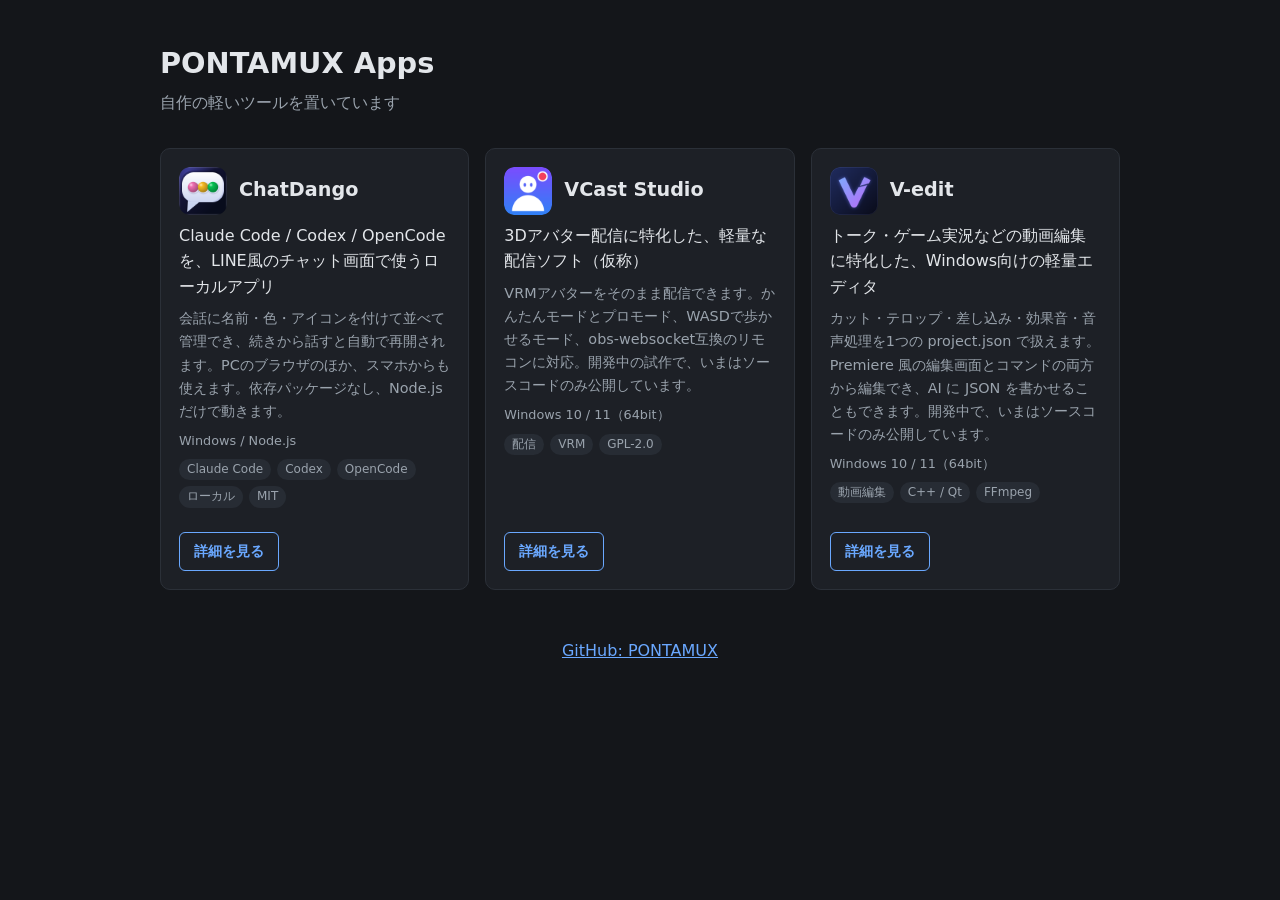
<file: index.html>
<!DOCTYPE html>
<html lang="ja">
<head>
  <meta charset="utf-8">
  <meta name="viewport" content="width=device-width, initial-scale=1">
  <title>PONTAMUX Apps</title>
  <meta name="description" content="自作の軽いツールを置いています">
  <link rel="stylesheet" href="assets/style.css">
</head>
<body>
  <header class="site-header">
    <h1>PONTAMUX Apps</h1>
    <p>自作の軽いツールを置いています</p>
  </header>
  <main>
    <section id="apps" class="grid" aria-live="polite">
      <p class="loading">読み込み中…</p>
    </section>
  </main>
  <footer class="site-footer">
    <a href="https://github.com/PONTAMUX" target="_blank" rel="noopener">GitHub: PONTAMUX</a>
  </footer>
  <script src="assets/app.js"></script>
</body>
</html>
</file>
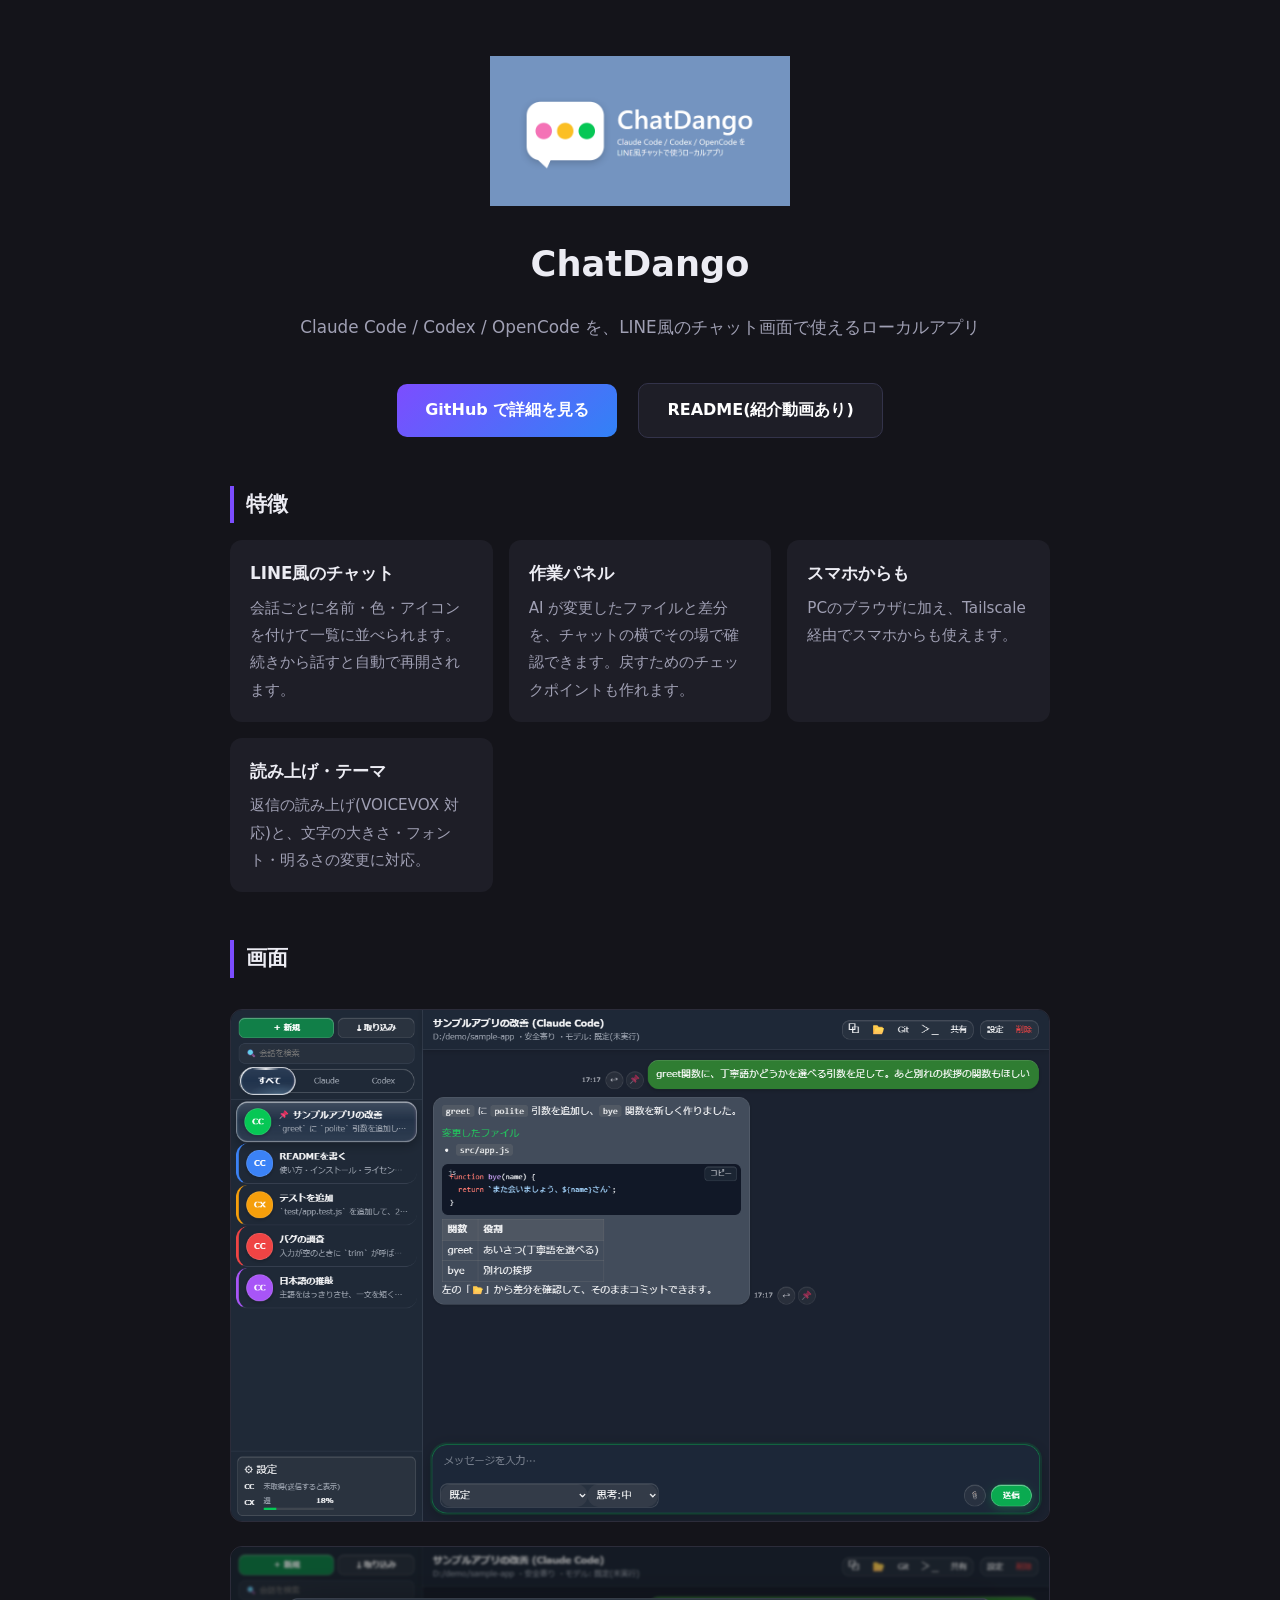
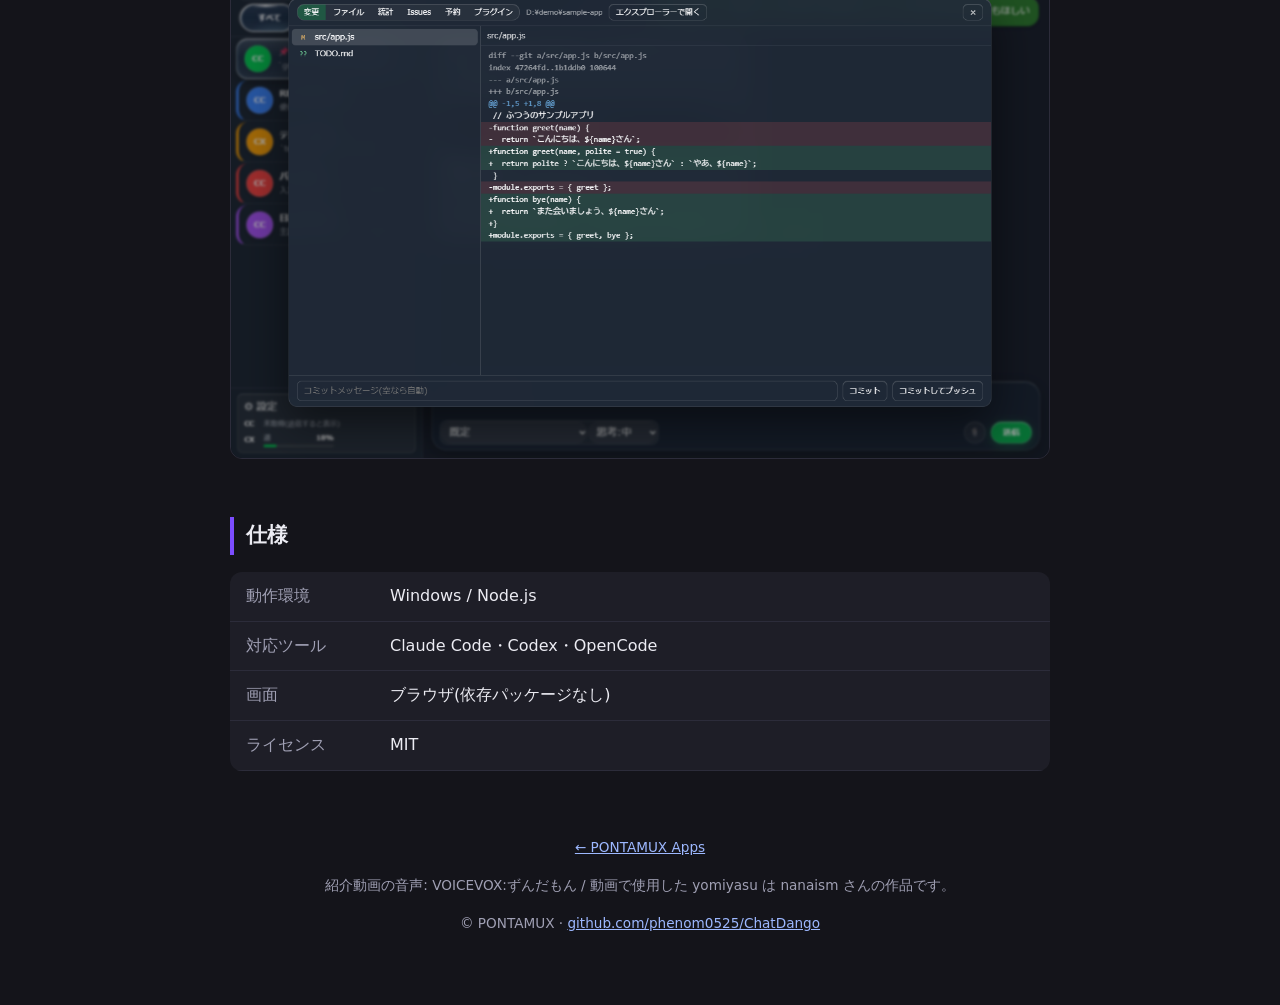
<file: chatdango/index.html>
<!doctype html>
<html lang="ja">
<head>
<meta charset="utf-8">
<meta name="viewport" content="width=device-width,initial-scale=1">
<title>ChatDango — Claude Code / Codex / OpenCode をLINE風チャットで使うローカルアプリ</title>
<meta name="description" content="Claude Code・Codex・OpenCode を、LINEのようなチャット画面で使えるローカルアプリ。依存パッケージなし、Node.js だけで動きます。MITライセンス。">
<link rel="icon" href="favicon.ico">
<style>
:root{--bg:#14141a;--card:#1e1e27;--fg:#ececf3;--sub:#a0a0b4;--ac:#7c4dff;--ac2:#3182f6}
*{box-sizing:border-box}
body{margin:0;background:var(--bg);color:var(--fg);font-family:"Yu Gothic UI","Hiragino Sans",system-ui,sans-serif;line-height:1.8}
main{max-width:860px;margin:0 auto;padding:56px 20px}
header{text-align:center;margin-bottom:48px}
header img{width:128px;height:128px}
h1{font-size:2.2rem;margin:16px 0 8px}
.lead{color:var(--sub);font-size:1.05rem}
.btn{display:inline-block;margin:24px 8px 0;padding:12px 28px;border-radius:10px;background:linear-gradient(135deg,var(--ac),var(--ac2));color:#fff;text-decoration:none;font-weight:bold}
.btn.sub{background:var(--card);border:1px solid #33334a}
h2{margin-top:48px;border-left:4px solid var(--ac);padding-left:12px;font-size:1.3rem}
.grid{display:grid;grid-template-columns:repeat(auto-fit,minmax(240px,1fr));gap:16px}
.card{background:var(--card);border-radius:12px;padding:18px 20px}
.card h3{margin:0 0 6px;font-size:1.05rem}
.card p{margin:0;color:var(--sub);font-size:.95rem}
table{width:100%;border-collapse:collapse;background:var(--card);border-radius:12px;overflow:hidden}
td{padding:10px 16px;border-bottom:1px solid #2c2c3a}td:first-child{color:var(--sub);width:9em}
.note{background:#2a2433;border:1px solid #4b3a66;border-radius:12px;padding:14px 18px;color:#d9cdf0}
footer{margin-top:64px;text-align:center;color:var(--sub);font-size:.85rem}
a{color:#9db8ff}
.shot{width:100%;height:auto;border-radius:12px;border:1px solid #2c2c3a;margin-top:14px}
header img.logo{width:300px;height:auto;max-width:80%}
</style>
</head>
<body>
<main>
<header>
  <img class="logo" src="banner.png" alt="ChatDango">
  <h1>ChatDango</h1>
  <p class="lead">Claude Code / Codex / OpenCode を、LINE風のチャット画面で使えるローカルアプリ</p>
  <a class="btn" href="https://github.com/phenom0525/ChatDango">GitHub で詳細を見る</a>
  <a class="btn sub" href="https://github.com/phenom0525/ChatDango#readme">README(紹介動画あり)</a>
</header>

<h2>特徴</h2>
<div class="grid">
  <div class="card"><h3>LINE風のチャット</h3><p>会話ごとに名前・色・アイコンを付けて一覧に並べられます。続きから話すと自動で再開されます。</p></div>
  <div class="card"><h3>作業パネル</h3><p>AI が変更したファイルと差分を、チャットの横でその場で確認できます。戻すためのチェックポイントも作れます。</p></div>
  <div class="card"><h3>スマホからも</h3><p>PCのブラウザに加え、Tailscale 経由でスマホからも使えます。</p></div>
  <div class="card"><h3>読み上げ・テーマ</h3><p>返信の読み上げ(VOICEVOX 対応)と、文字の大きさ・フォント・明るさの変更に対応。</p></div>
</div>

<h2>画面</h2>
<img class="shot" src="chat.png" alt="ChatDango のチャット画面">
<img class="shot" src="work-diff.png" alt="作業パネルの差分表示">

<h2>仕様</h2>
<table>
  <tr><td>動作環境</td><td>Windows / Node.js</td></tr>
  <tr><td>対応ツール</td><td>Claude Code・Codex・OpenCode</td></tr>
  <tr><td>画面</td><td>ブラウザ(依存パッケージなし)</td></tr>
  <tr><td>ライセンス</td><td>MIT</td></tr>
</table>

<footer>
  <p><a href="../">← PONTAMUX Apps</a></p>
  <p>紹介動画の音声: VOICEVOX:ずんだもん / 動画で使用した yomiyasu は nanaism さんの作品です。</p>
  <p>© PONTAMUX · <a href="https://github.com/phenom0525/ChatDango">github.com/phenom0525/ChatDango</a></p>
</footer>
</main>
</body>
</html>
</file>
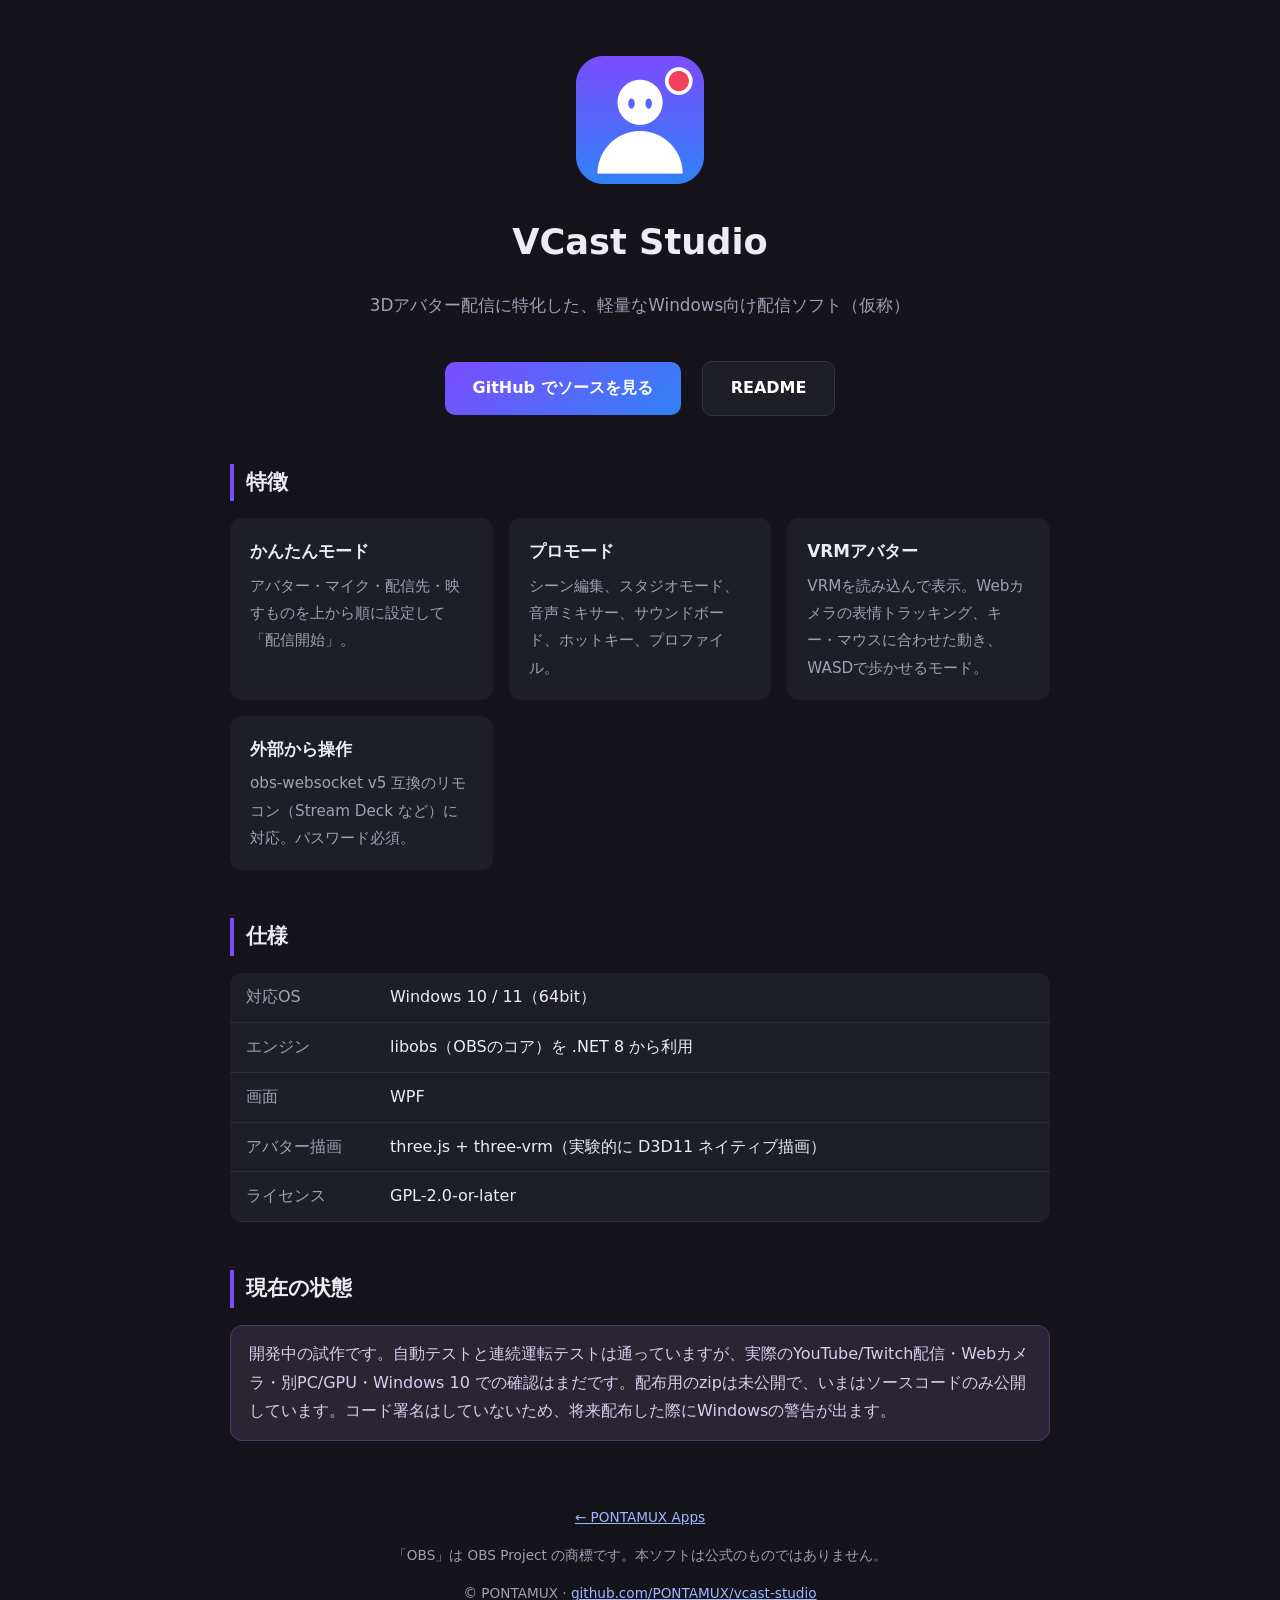
<file: vcast-studio/index.html>
<!doctype html>
<html lang="ja">
<head>
<meta charset="utf-8">
<meta name="viewport" content="width=device-width,initial-scale=1">
<title>VCast Studio — 3Dアバター配信に特化した軽量配信ソフト</title>
<meta name="description" content="VRMアバターをそのまま配信できる、軽量なWindows向け配信ソフト。GPL-2.0-or-later。">
<link rel="icon" href="favicon.png">
<style>
:root{--bg:#14141a;--card:#1e1e27;--fg:#ececf3;--sub:#a0a0b4;--ac:#7c4dff;--ac2:#3182f6}
*{box-sizing:border-box}
body{margin:0;background:var(--bg);color:var(--fg);font-family:"Yu Gothic UI","Hiragino Sans",system-ui,sans-serif;line-height:1.8}
main{max-width:860px;margin:0 auto;padding:56px 20px}
header{text-align:center;margin-bottom:48px}
header img{width:128px;height:128px}
h1{font-size:2.2rem;margin:16px 0 8px}
.lead{color:var(--sub);font-size:1.05rem}
.btn{display:inline-block;margin:24px 8px 0;padding:12px 28px;border-radius:10px;background:linear-gradient(135deg,var(--ac),var(--ac2));color:#fff;text-decoration:none;font-weight:bold}
.btn.sub{background:var(--card);border:1px solid #33334a}
h2{margin-top:48px;border-left:4px solid var(--ac);padding-left:12px;font-size:1.3rem}
.grid{display:grid;grid-template-columns:repeat(auto-fit,minmax(240px,1fr));gap:16px}
.card{background:var(--card);border-radius:12px;padding:18px 20px}
.card h3{margin:0 0 6px;font-size:1.05rem}
.card p{margin:0;color:var(--sub);font-size:.95rem}
table{width:100%;border-collapse:collapse;background:var(--card);border-radius:12px;overflow:hidden}
td{padding:10px 16px;border-bottom:1px solid #2c2c3a}td:first-child{color:var(--sub);width:9em}
.note{background:#2a2433;border:1px solid #4b3a66;border-radius:12px;padding:14px 18px;color:#d9cdf0}
footer{margin-top:64px;text-align:center;color:var(--sub);font-size:.85rem}
a{color:#9db8ff}
</style>
</head>
<body>
<main>
<header>
  <img src="icon.png" alt="VCast Studio アイコン">
  <h1>VCast Studio</h1>
  <p class="lead">3Dアバター配信に特化した、軽量なWindows向け配信ソフト（仮称）</p>
  <a class="btn" href="https://github.com/PONTAMUX/vcast-studio">GitHub でソースを見る</a>
  <a class="btn sub" href="https://github.com/PONTAMUX/vcast-studio#readme">README</a>
</header>

<h2>特徴</h2>
<div class="grid">
  <div class="card"><h3>かんたんモード</h3><p>アバター・マイク・配信先・映すものを上から順に設定して「配信開始」。</p></div>
  <div class="card"><h3>プロモード</h3><p>シーン編集、スタジオモード、音声ミキサー、サウンドボード、ホットキー、プロファイル。</p></div>
  <div class="card"><h3>VRMアバター</h3><p>VRMを読み込んで表示。Webカメラの表情トラッキング、キー・マウスに合わせた動き、WASDで歩かせるモード。</p></div>
  <div class="card"><h3>外部から操作</h3><p>obs-websocket v5 互換のリモコン（Stream Deck など）に対応。パスワード必須。</p></div>
</div>

<h2>仕様</h2>
<table>
  <tr><td>対応OS</td><td>Windows 10 / 11（64bit）</td></tr>
  <tr><td>エンジン</td><td>libobs（OBSのコア）を .NET 8 から利用</td></tr>
  <tr><td>画面</td><td>WPF</td></tr>
  <tr><td>アバター描画</td><td>three.js + three-vrm（実験的に D3D11 ネイティブ描画）</td></tr>
  <tr><td>ライセンス</td><td>GPL-2.0-or-later</td></tr>
</table>

<h2>現在の状態</h2>
<p class="note">開発中の試作です。自動テストと連続運転テストは通っていますが、実際のYouTube/Twitch配信・Webカメラ・別PC/GPU・Windows 10 での確認はまだです。配布用のzipは未公開で、いまはソースコードのみ公開しています。コード署名はしていないため、将来配布した際にWindowsの警告が出ます。</p>

<footer>
  <p><a href="../">← PONTAMUX Apps</a></p>
  <p>「OBS」は OBS Project の商標です。本ソフトは公式のものではありません。</p>
  <p>© PONTAMUX · <a href="https://github.com/PONTAMUX/vcast-studio">github.com/PONTAMUX/vcast-studio</a></p>
</footer>
</main>
</body>
</html>
</file>
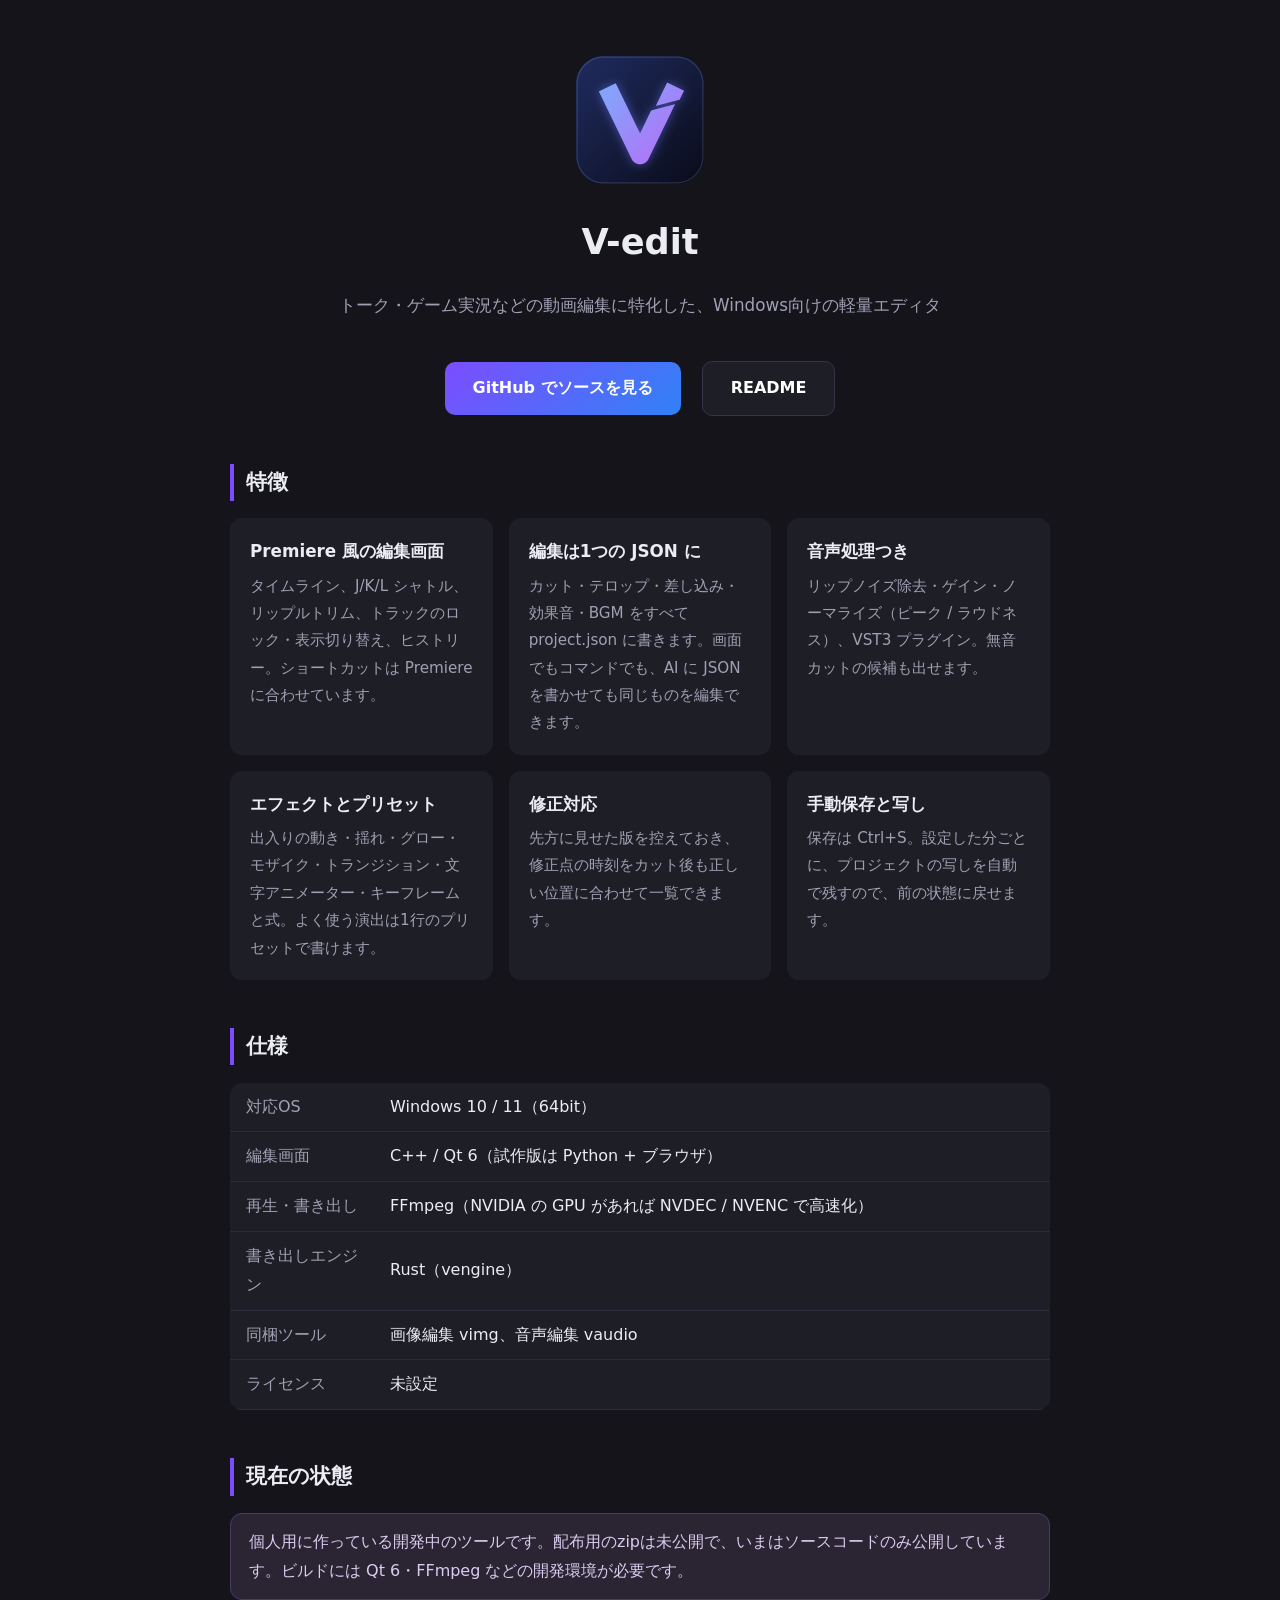
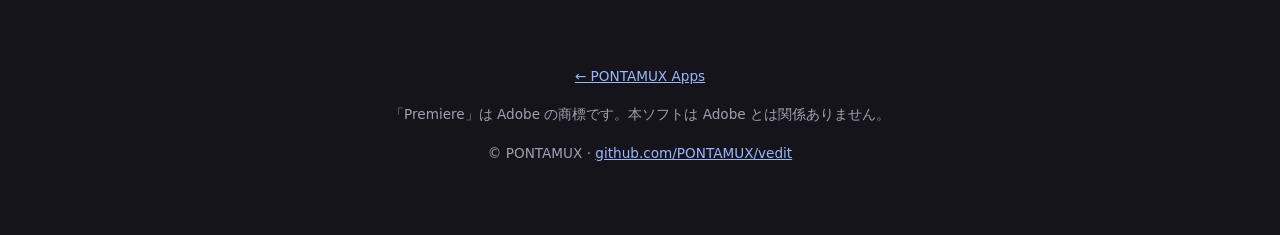
<file: vedit/index.html>
<!doctype html>
<html lang="ja">
<head>
<meta charset="utf-8">
<meta name="viewport" content="width=device-width,initial-scale=1">
<title>V-edit — 動画編集に特化した軽量エディタ</title>
<meta name="description" content="カット・テロップ・差し込み・効果音・音声処理を1つの project.json で扱う、Windows向けの動画編集ツール。">
<link rel="icon" href="favicon.png">
<style>
:root{--bg:#14141a;--card:#1e1e27;--fg:#ececf3;--sub:#a0a0b4;--ac:#7c4dff;--ac2:#3182f6}
*{box-sizing:border-box}
body{margin:0;background:var(--bg);color:var(--fg);font-family:"Yu Gothic UI","Hiragino Sans",system-ui,sans-serif;line-height:1.8}
main{max-width:860px;margin:0 auto;padding:56px 20px}
header{text-align:center;margin-bottom:48px}
header img{width:128px;height:128px}
h1{font-size:2.2rem;margin:16px 0 8px}
.lead{color:var(--sub);font-size:1.05rem}
.btn{display:inline-block;margin:24px 8px 0;padding:12px 28px;border-radius:10px;background:linear-gradient(135deg,var(--ac),var(--ac2));color:#fff;text-decoration:none;font-weight:bold}
.btn.sub{background:var(--card);border:1px solid #33334a}
h2{margin-top:48px;border-left:4px solid var(--ac);padding-left:12px;font-size:1.3rem}
.grid{display:grid;grid-template-columns:repeat(auto-fit,minmax(240px,1fr));gap:16px}
.card{background:var(--card);border-radius:12px;padding:18px 20px}
.card h3{margin:0 0 6px;font-size:1.05rem}
.card p{margin:0;color:var(--sub);font-size:.95rem}
table{width:100%;border-collapse:collapse;background:var(--card);border-radius:12px;overflow:hidden}
td{padding:10px 16px;border-bottom:1px solid #2c2c3a}td:first-child{color:var(--sub);width:9em}
.note{background:#2a2433;border:1px solid #4b3a66;border-radius:12px;padding:14px 18px;color:#d9cdf0}
footer{margin-top:64px;text-align:center;color:var(--sub);font-size:.85rem}
a{color:#9db8ff}
</style>
</head>
<body>
<main>
<header>
  <img src="icon.png" alt="V-edit アイコン">
  <h1>V-edit</h1>
  <p class="lead">トーク・ゲーム実況などの動画編集に特化した、Windows向けの軽量エディタ</p>
  <a class="btn" href="https://github.com/PONTAMUX/vedit">GitHub でソースを見る</a>
  <a class="btn sub" href="https://github.com/PONTAMUX/vedit#readme">README</a>
</header>

<h2>特徴</h2>
<div class="grid">
  <div class="card"><h3>Premiere 風の編集画面</h3><p>タイムライン、J/K/L シャトル、リップルトリム、トラックのロック・表示切り替え、ヒストリー。ショートカットは Premiere に合わせています。</p></div>
  <div class="card"><h3>編集は1つの JSON に</h3><p>カット・テロップ・差し込み・効果音・BGM をすべて project.json に書きます。画面でもコマンドでも、AI に JSON を書かせても同じものを編集できます。</p></div>
  <div class="card"><h3>音声処理つき</h3><p>リップノイズ除去・ゲイン・ノーマライズ（ピーク / ラウドネス）、VST3 プラグイン。無音カットの候補も出せます。</p></div>
  <div class="card"><h3>エフェクトとプリセット</h3><p>出入りの動き・揺れ・グロー・モザイク・トランジション・文字アニメーター・キーフレームと式。よく使う演出は1行のプリセットで書けます。</p></div>
  <div class="card"><h3>修正対応</h3><p>先方に見せた版を控えておき、修正点の時刻をカット後も正しい位置に合わせて一覧できます。</p></div>
  <div class="card"><h3>手動保存と写し</h3><p>保存は Ctrl+S。設定した分ごとに、プロジェクトの写しを自動で残すので、前の状態に戻せます。</p></div>
</div>

<h2>仕様</h2>
<table>
  <tr><td>対応OS</td><td>Windows 10 / 11（64bit）</td></tr>
  <tr><td>編集画面</td><td>C++ / Qt 6（試作版は Python + ブラウザ）</td></tr>
  <tr><td>再生・書き出し</td><td>FFmpeg（NVIDIA の GPU があれば NVDEC / NVENC で高速化）</td></tr>
  <tr><td>書き出しエンジン</td><td>Rust（vengine）</td></tr>
  <tr><td>同梱ツール</td><td>画像編集 vimg、音声編集 vaudio</td></tr>
  <tr><td>ライセンス</td><td>未設定</td></tr>
</table>

<h2>現在の状態</h2>
<p class="note">個人用に作っている開発中のツールです。配布用のzipは未公開で、いまはソースコードのみ公開しています。ビルドには Qt 6・FFmpeg などの開発環境が必要です。</p>

<footer>
  <p><a href="../">← PONTAMUX Apps</a></p>
  <p>「Premiere」は Adobe の商標です。本ソフトは Adobe とは関係ありません。</p>
  <p>© PONTAMUX · <a href="https://github.com/PONTAMUX/vedit">github.com/PONTAMUX/vedit</a></p>
</footer>
</main>
</body>
</html>
</file>
<file: assets/style.css>
:root{--bg:#14161a;--card:#1d2026;--border:#2b3038;--text:#e3e6ea;--muted:#9aa3ad;--accent:#6aa8ff}
*{box-sizing:border-box}
body{margin:0;background:var(--bg);color:var(--text);font-family:system-ui,-apple-system,"Segoe UI","Hiragino Sans","Yu Gothic UI",sans-serif;line-height:1.6}
a{color:var(--accent)}
.site-header{padding:40px 20px 16px;max-width:1000px;margin:0 auto}
.site-header h1{margin:0;font-size:1.8rem}
.site-header p{margin:4px 0 0;color:var(--muted)}
main{max-width:1000px;margin:0 auto;padding:16px 20px}
.grid{display:grid;grid-template-columns:1fr;gap:16px}
@media(min-width:640px){.grid{grid-template-columns:repeat(2,1fr)}}
@media(min-width:960px){.grid{grid-template-columns:repeat(3,1fr)}}
.loading,.error{color:var(--muted);grid-column:1/-1}
.card{background:var(--card);border:1px solid var(--border);border-radius:10px;padding:18px;display:flex;flex-direction:column;gap:8px;transition:transform .15s,border-color .15s}
.card:hover{transform:translateY(-3px);border-color:#3b4350}
.card h2{margin:0;font-size:1.2rem}
.card .summary{margin:0;color:var(--text)}
.card .desc{margin:0;color:var(--muted);font-size:.9rem;white-space:pre-line}
.meta{font-size:.8rem;color:var(--muted)}
.tags{display:flex;flex-wrap:wrap;gap:6px}
.tag{font-size:.75rem;padding:1px 8px;border-radius:999px;background:#272c34;color:var(--muted)}
.actions{margin-top:auto;display:flex;flex-wrap:wrap;gap:8px;padding-top:8px}
.btn{display:inline-block;padding:7px 14px;border-radius:6px;background:var(--accent);color:#0d1520;text-decoration:none;font-size:.9rem;font-weight:600}
.btn:hover{filter:brightness(1.1)}
.btn.sub{background:transparent;color:var(--accent);border:1px solid var(--accent)}
.release{font-size:.8rem;color:var(--muted)}
.site-footer{text-align:center;padding:32px 20px;color:var(--muted)}

.card .head{display:flex;align-items:center;gap:12px}
.card .icon{width:48px;height:48px;border-radius:10px;object-fit:cover;flex:none}
</file>
